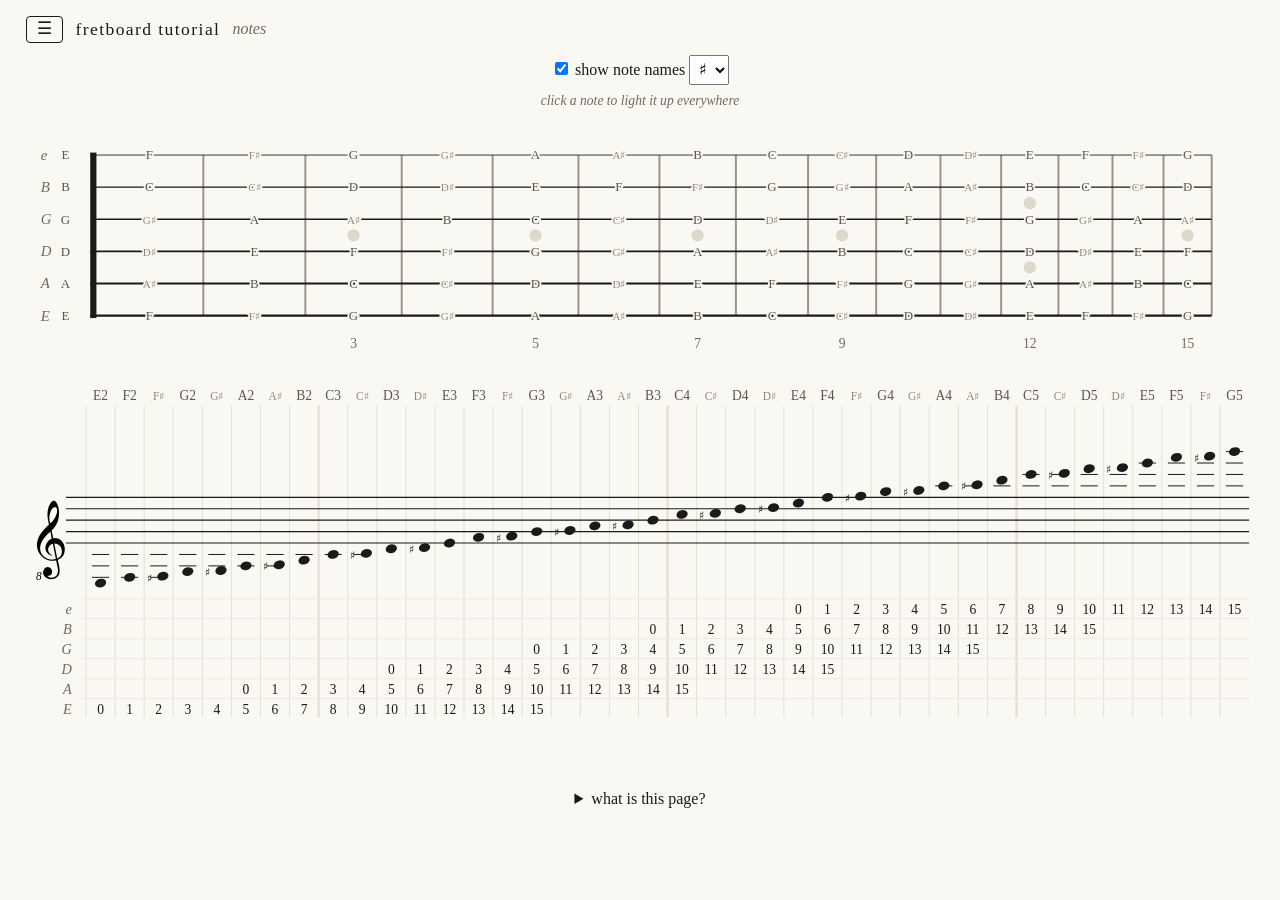
<file: index.html>
<!DOCTYPE html>
<html lang="en">
<head>
<meta charset="utf-8">
<meta name="viewport" content="width=device-width, initial-scale=1">
<title>fretboard tutorial</title>
<link rel="stylesheet" href="style.css">
</head>
<body>
<main>
  <div id="topbar">
    <button id="menubtn" aria-label="menu">☰</button>
    <span id="titlebar">fretboard tutorial</span>
    <span id="modelabel"></span>
    <nav id="modes">
      <button data-mode="notes" class="active">Notes</button>
      <button data-mode="circle">Circle of 5ths</button>
      <button data-mode="intervals">Intervals</button>
      <button data-mode="chords">Chords</button>
      <select id="instrumentsel" aria-label="instrument">
        <option value="guitar" selected>guitar</option>
        <option value="bass">bass</option>
      </select>
    </nav>
  </div>

  <div id="controls">
    <span class="ctl" id="ctl-notes">
      <label><input type="checkbox" id="shownames" checked> show note names</label>
      <select id="accpref" aria-label="accidentals">
        <option value="sharp" selected>♯</option>
        <option value="flat">♭</option>
      </select>
    </span>
    <span class="ctl" id="ctl-circle" hidden>
      <select id="scaletype"></select>
      <select id="circleshow">
        <option value="scale" selected>scale</option>
        <option value="arp">tonic arpeggio</option>
      </select>
      <select id="circlechord" aria-label="diatonic chord"></select>
      <select id="circlelabels">
        <option value="names" selected>note names</option>
        <option value="degrees">degrees</option>
      </select>
      <label id="circlefingers-wrap"><input type="checkbox" id="circlefingers"> fingers</label>
    </span>
    <span class="ctl" id="ctl-intervals" hidden>
      <select id="degree">
        <option value="2">2nd</option>
        <option value="3" selected>3rd</option>
        <option value="4">4th</option>
        <option value="5">5th</option>
        <option value="6">6th</option>
        <option value="7">7th</option>
        <option value="8">octave</option>
      </select>
      <select id="quality"></select>
      <select id="dir">
        <option value="1" selected>up</option>
        <option value="-1">down</option>
      </select>
    </span>
    <span class="ctl" id="ctl-chords" hidden>
      <select id="chordroot"></select>
      <select id="chordtype"></select>
      <button id="clearchord">clear</button>
    </span>
  </div>

  <p id="hint"></p>

  <svg id="fretboard" viewBox="0 0 870 200" aria-label="guitar fretboard"></svg>

  <svg id="pitchchart" viewBox="0 0 860 240" aria-label="pitch chart"></svg>

  <div id="circlewrap">
    <svg id="circle" viewBox="0 0 320 320" aria-label="circle of fifths"></svg>
  </div>

  <div id="info"></div>

  <svg id="ruler" viewBox="0 0 360 68" aria-label="degree ruler"></svg>

  <div id="voicings"></div>

  <svg id="staff" viewBox="0 -10 360 260" aria-label="music staff"></svg>
  <details>
  <summary>
  what is this page?
  </summary>
  This page is my brain dump after watching <a href="https://www.absolutelyunderstandguitar.com/">Absolutely Understand Guitar</a>'s free <a href="https://www.youtube.com/@absolutelyunderstandguitar60/courses">youtube guitar course</a><br>
  The pitch chart and the interval shape models follow Dionisio Aguado's <a href="https://en.wikipedia.org/wiki/Dionisio_Aguado">Nuevo Método para Guitarra</a> (1843)<br>
  </details>
</main>
<script src="core.js"></script>
<script src="app.js"></script>
</body>
</html>
</file>
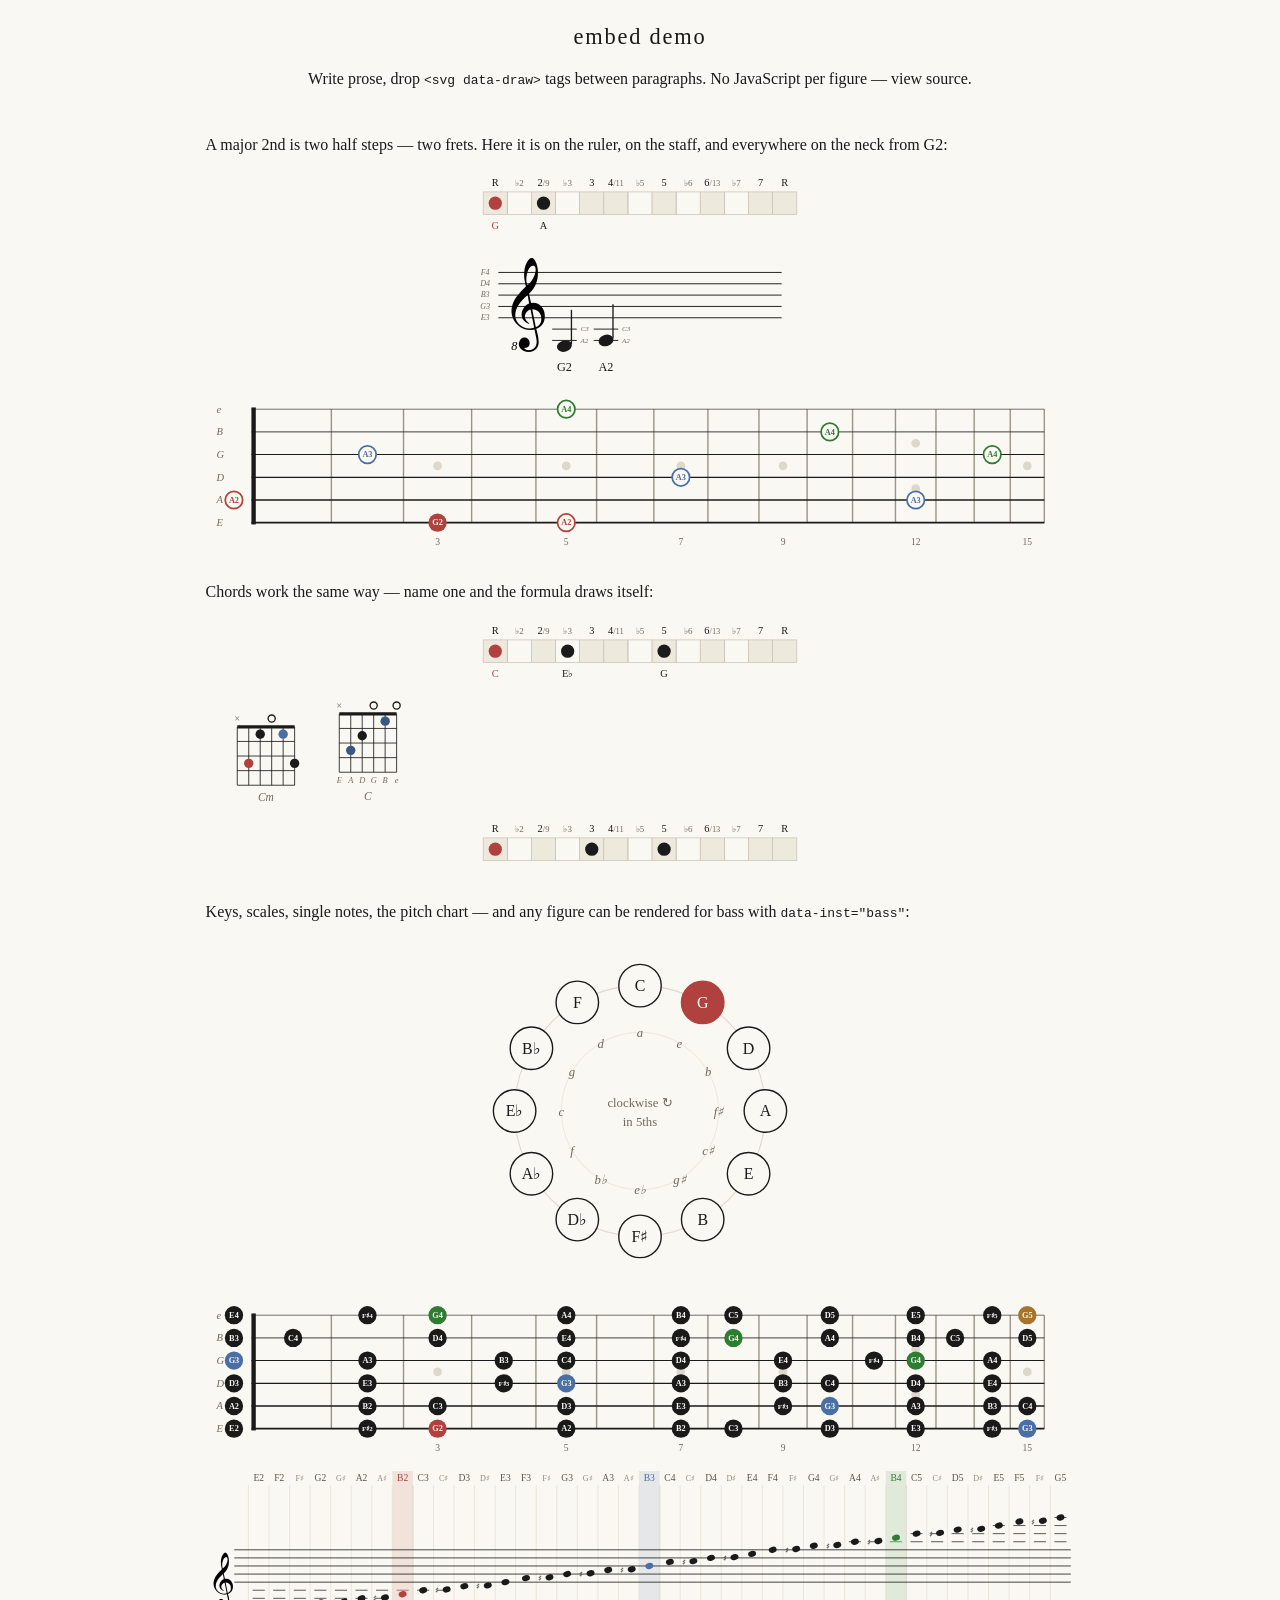
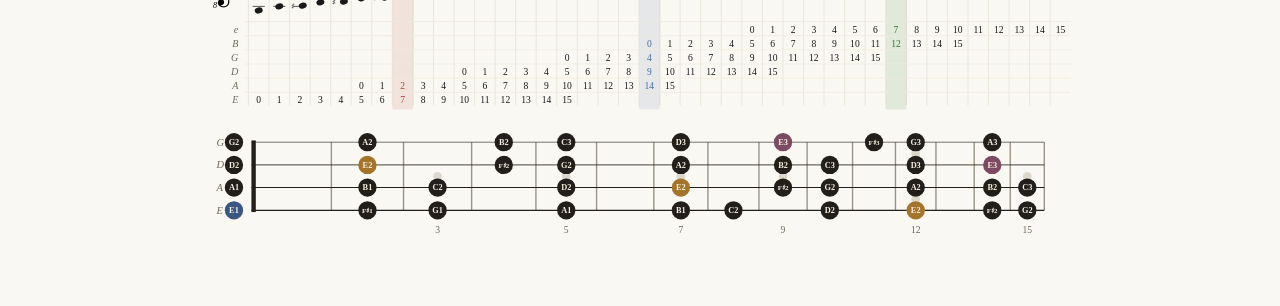
<file: embed-demo.html>
<!DOCTYPE html>
<html lang="en">
<head>
<meta charset="utf-8">
<meta name="viewport" content="width=device-width, initial-scale=1">
<title>embed demo — write lessons in plain HTML</title>
<link rel="stylesheet" href="style.css">
</head>
<body>
<main class="tutorial">
  <h1>embed demo</h1>
  <p class="lede">Write prose, drop <code>&lt;svg data-draw&gt;</code> tags between
    paragraphs. No JavaScript per figure — view source.</p>

  <section>
    <p>A major 2nd is two half steps — two frets. Here it is on the ruler, on
      the staff, and everywhere on the neck from G2:</p>

    <svg data-draw="ruler" data-marks="0:G 2:A" class="small"></svg>
    <svg data-draw="staff" data-notes="G2 A2" class="small"></svg>
    <svg data-draw="fretboard" data-interval="G2 M2 up" class="fb"></svg>

    <p>Chords work the same way — name one and the formula draws itself:</p>

    <svg data-draw="ruler" data-chord="Cm" class="small"></svg>
    <svg data-draw="diagram" data-frets="x31013" data-root="C" data-label="Cm" class="diagram"></svg>
    <svg data-draw="diagram" data-frets="x32010" data-root="C" data-label="C" data-strings data-root-color="#3a5683" class="diagram"></svg>
    <svg data-draw="ruler" data-chord="C" data-dots class="small"></svg>

    <p>Keys, scales, single notes, the pitch chart — and any figure can be
      rendered for bass with <code>data-inst="bass"</code>:</p>

    <svg data-draw="circle" data-key="G" class="small"></svg>
    <svg data-draw="fretboard" data-scale="G major" class="fb"></svg>
    <svg data-draw="chart" data-note="B"></svg>
    <svg data-draw="fretboard" data-scale="E minor" data-inst="bass" class="fb"></svg>
  </section>
</main>
<script src="core.js"></script>
<script src="embed.js"></script>
</body>
</html>
</file>
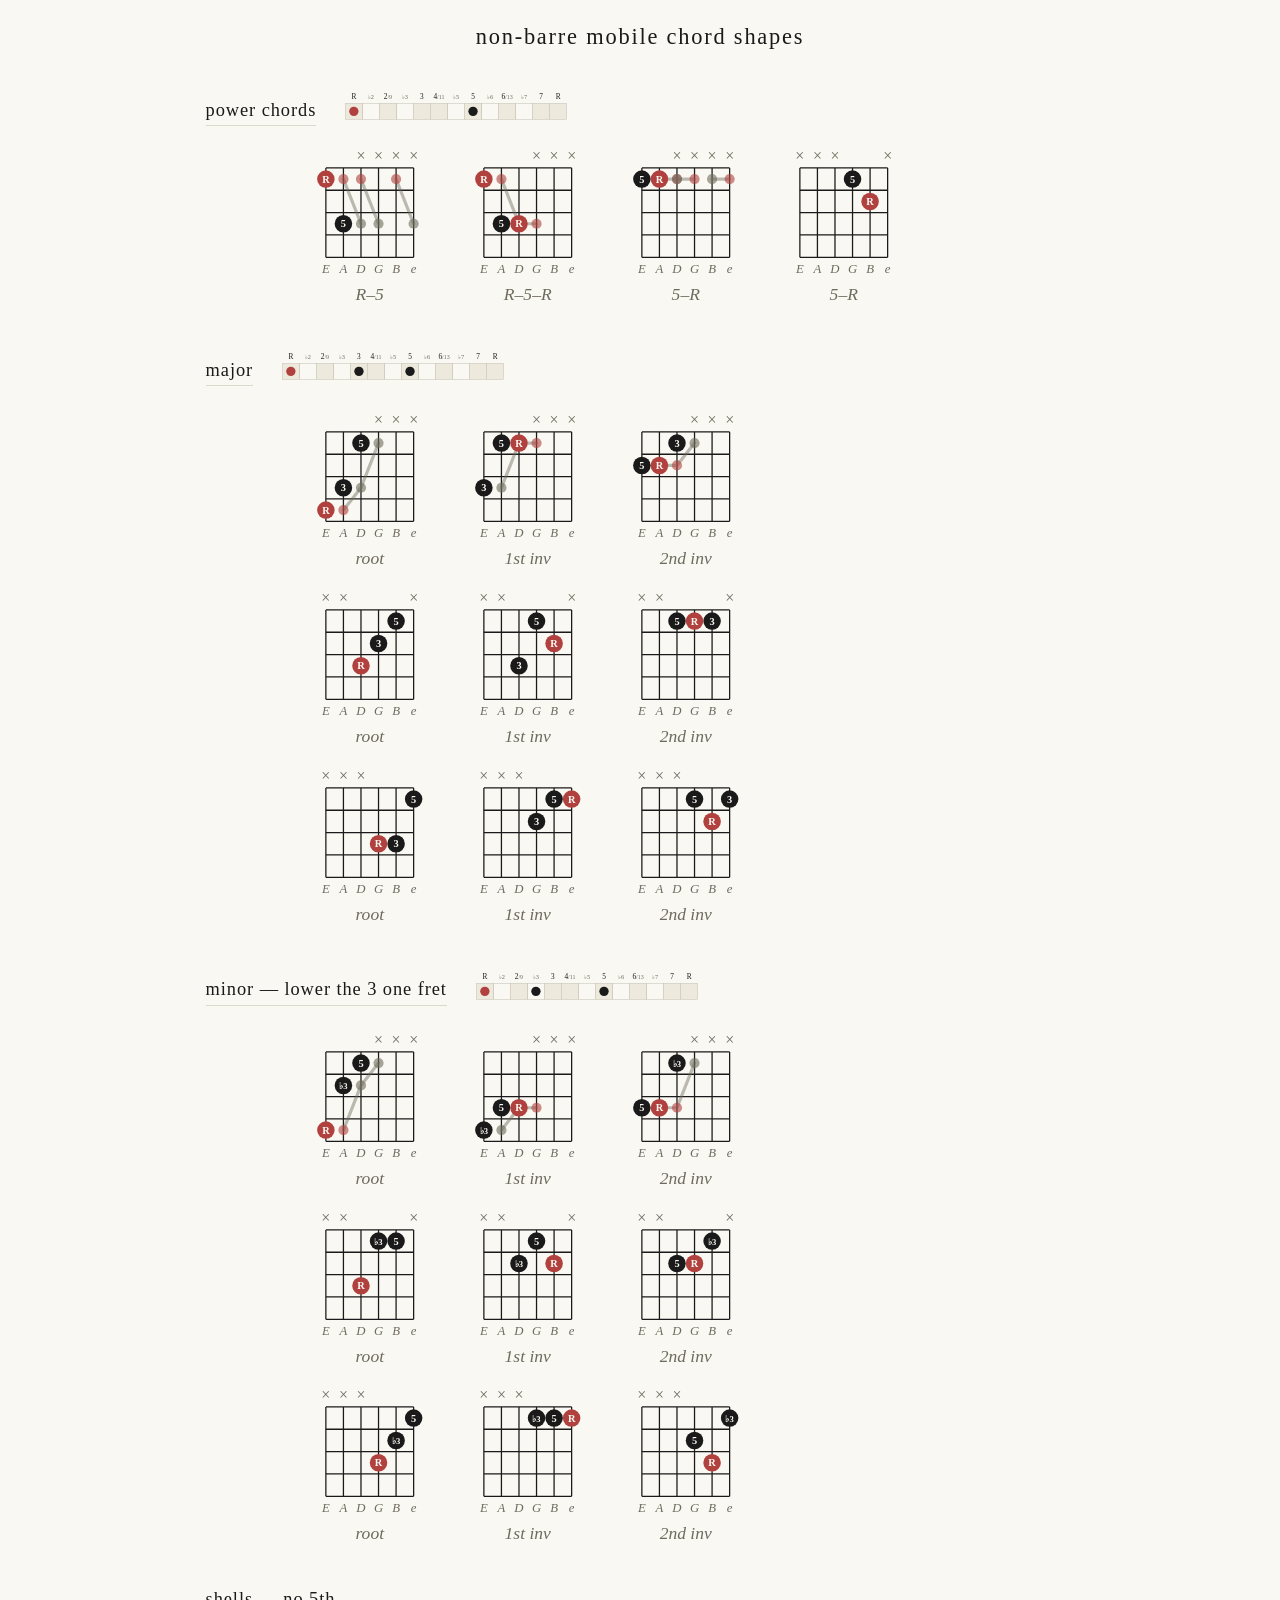
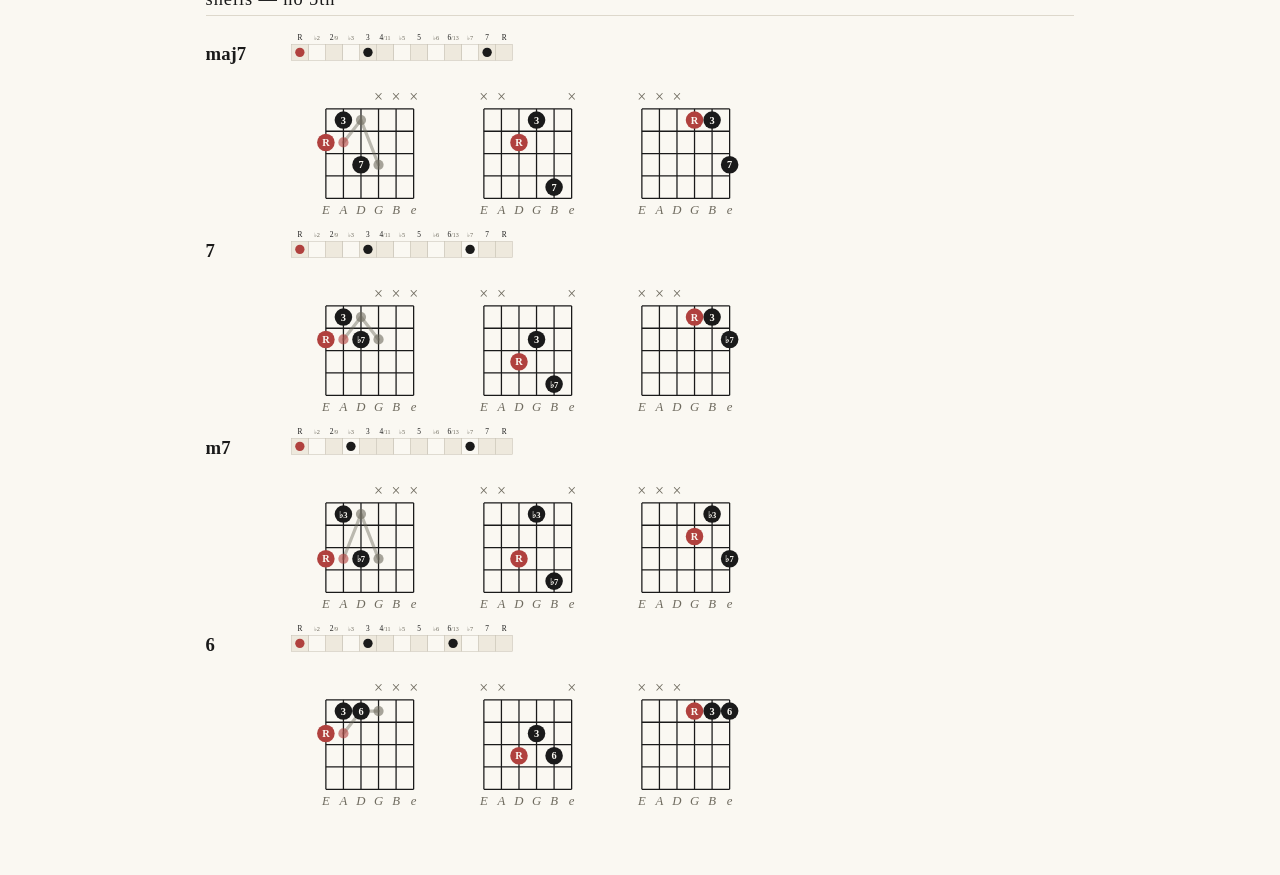
<file: triads.html>
<!DOCTYPE html>
<html lang="en">
<head>
<meta charset="utf-8">
<meta name="viewport" content="width=device-width, initial-scale=1">
<title>non-barre mobile chord shapes</title>
<link rel="stylesheet" href="style.css">
<style>
  .diagram { width: 150px; }
  .row { display: flex; flex-wrap: wrap; gap: 0.5rem; justify-content: flex-start; margin-left: 4.5rem; }
  .head { display: flex; align-items: center; gap: 1.25rem; }
  .head h2, .head h3 { margin: 0.6rem 0; }
  .head h3 { min-width: 3.5rem; }
  .head svg.small { width: 240px; margin: 0; }
  section { margin: 1.25rem 0; }
  .set { display: flex; align-items: center; gap: 1rem; margin: 0.25rem 0; }
  @media print {
    @page { margin: 1.5cm; }
    .set, .row, .head { break-inside: avoid; }
    .head { break-after: avoid; }
    .diagram { width: 128px; }
    html:not(.dark), html:not(.dark) body { background: #fff; }
    html.dark body { print-color-adjust: exact; -webkit-print-color-adjust: exact; }
  }
</style>
</head>
<body>
<main class="tutorial">
  <h1>non-barre mobile chord shapes</h1>
  <section>
    <div class="head">
      <h2>power chords</h2>
      <svg data-draw="ruler" data-marks="0 7" class="small"></svg>
    </div>
    <div class="row">
      <svg data-draw="diagram" data-frets="1,3,x,x,x,x" data-root="F" data-label="R–5" data-strings data-ghost data-degrees data-movable data-root-color="accent" class="diagram"></svg>
      <svg data-draw="diagram" data-frets="1,3,3,x,x,x" data-root="F" data-label="R–5–R" data-strings data-ghost data-degrees data-movable data-root-color="accent" class="diagram"></svg>
      <svg data-draw="diagram" data-frets="8,8,x,x,x,x" data-root="F" data-label="5–R" data-strings data-ghost data-degrees data-movable data-root-color="accent" class="diagram"></svg>
      <svg data-draw="diagram" data-frets="x,x,x,5,6,x" data-root="F" data-label="5–R" data-strings data-ghost data-degrees data-movable data-root-color="accent" class="diagram"></svg>
    </div>
  </section>

  <section>
    <div class="head">
      <h2>major</h2>
      <svg data-draw="ruler" data-marks="0 4 7" class="small"></svg>
    </div>
    <div class="set">
      <div class="row">
      <svg data-draw="diagram" data-frets="13,12,10,x,x,x" data-root="F" data-label="root" data-strings data-ghost data-degrees data-movable data-root-color="accent" class="diagram"></svg>
      <svg data-draw="diagram" data-frets="5,3,3,x,x,x" data-root="F" data-label="1st inv" data-strings data-ghost data-degrees data-movable data-root-color="accent" class="diagram"></svg>
      <svg data-draw="diagram" data-frets="8,8,7,x,x,x" data-root="F" data-label="2nd inv" data-strings data-ghost data-degrees data-movable data-root-color="accent" class="diagram"></svg>
      </div>
    </div>
    <div class="set">
      <div class="row">
      <svg data-draw="diagram" data-frets="x,x,3,2,1,x" data-root="F" data-label="root" data-strings data-ghost data-degrees data-movable data-root-color="accent" class="diagram"></svg>
      <svg data-draw="diagram" data-frets="x,x,7,5,6,x" data-root="F" data-label="1st inv" data-strings data-ghost data-degrees data-movable data-root-color="accent" class="diagram"></svg>
      <svg data-draw="diagram" data-frets="x,x,10,10,10,x" data-root="F" data-label="2nd inv" data-strings data-ghost data-degrees data-movable data-root-color="accent" class="diagram"></svg>
      </div>
    </div>
    <div class="set">
      <div class="row">
      <svg data-draw="diagram" data-frets="x,x,x,10,10,8" data-root="F" data-label="root" data-strings data-ghost data-degrees data-movable data-root-color="accent" class="diagram"></svg>
      <svg data-draw="diagram" data-frets="x,x,x,2,1,1" data-root="F" data-label="1st inv" data-strings data-ghost data-degrees data-movable data-root-color="accent" class="diagram"></svg>
      <svg data-draw="diagram" data-frets="x,x,x,5,6,5" data-root="F" data-label="2nd inv" data-strings data-ghost data-degrees data-movable data-root-color="accent" class="diagram"></svg>
      </div>
    </div>
  </section>

  <section>
    <div class="head">
      <h2>minor — lower the 3 one fret</h2>
      <svg data-draw="ruler" data-marks="0 3 7" class="small"></svg>
    </div>
    <div class="set">
      <div class="row">
      <svg data-draw="diagram" data-frets="13,11,10,x,x,x" data-root="F" data-label="root" data-strings data-ghost data-degrees data-movable data-root-color="accent" class="diagram"></svg>
      <svg data-draw="diagram" data-frets="4,3,3,x,x,x" data-root="F" data-label="1st inv" data-strings data-ghost data-degrees data-movable data-root-color="accent" class="diagram"></svg>
      <svg data-draw="diagram" data-frets="8,8,6,x,x,x" data-root="F" data-label="2nd inv" data-strings data-ghost data-degrees data-movable data-root-color="accent" class="diagram"></svg>
      </div>
    </div>
    <div class="set">
      <div class="row">
      <svg data-draw="diagram" data-frets="x,x,3,1,1,x" data-root="F" data-label="root" data-strings data-ghost data-degrees data-movable data-root-color="accent" class="diagram"></svg>
      <svg data-draw="diagram" data-frets="x,x,6,5,6,x" data-root="F" data-label="1st inv" data-strings data-ghost data-degrees data-movable data-root-color="accent" class="diagram"></svg>
      <svg data-draw="diagram" data-frets="x,x,10,10,9,x" data-root="F" data-label="2nd inv" data-strings data-ghost data-degrees data-movable data-root-color="accent" class="diagram"></svg>
      </div>
    </div>
    <div class="set">
      <div class="row">
      <svg data-draw="diagram" data-frets="x,x,x,10,9,8" data-root="F" data-label="root" data-strings data-ghost data-degrees data-movable data-root-color="accent" class="diagram"></svg>
      <svg data-draw="diagram" data-frets="x,x,x,1,1,1" data-root="F" data-label="1st inv" data-strings data-ghost data-degrees data-movable data-root-color="accent" class="diagram"></svg>
      <svg data-draw="diagram" data-frets="x,x,x,5,6,4" data-root="F" data-label="2nd inv" data-strings data-ghost data-degrees data-movable data-root-color="accent" class="diagram"></svg>
      </div>
    </div>
  </section>

  <section>
    <h2>shells — no 5th</h2>
    <div class="head">
      <h3>maj7</h3>
      <svg data-draw="ruler" data-marks="0 4 11" class="small"></svg>
    </div>
    <div class="row">
      <svg data-draw="diagram" data-frets="13,12,14,x,x,x" data-root="F" data-strings data-ghost data-degrees data-movable data-root-color="accent" class="diagram"></svg>
      <svg data-draw="diagram" data-frets="x,x,3,2,5,x" data-root="F" data-strings data-ghost data-degrees data-movable data-root-color="accent" class="diagram"></svg>
      <svg data-draw="diagram" data-frets="x,x,x,10,10,12" data-root="F" data-strings data-ghost data-degrees data-movable data-root-color="accent" class="diagram"></svg>
    </div>
    <div class="head">
      <h3>7</h3>
      <svg data-draw="ruler" data-marks="0 4 10" class="small"></svg>
    </div>
    <div class="row">
      <svg data-draw="diagram" data-frets="13,12,13,x,x,x" data-root="F" data-strings data-ghost data-degrees data-movable data-root-color="accent" class="diagram"></svg>
      <svg data-draw="diagram" data-frets="x,x,3,2,4,x" data-root="F" data-strings data-ghost data-degrees data-movable data-root-color="accent" class="diagram"></svg>
      <svg data-draw="diagram" data-frets="x,x,x,10,10,11" data-root="F" data-strings data-ghost data-degrees data-movable data-root-color="accent" class="diagram"></svg>
    </div>
    <div class="head">
      <h3>m7</h3>
      <svg data-draw="ruler" data-marks="0 3 10" class="small"></svg>
    </div>
    <div class="row">
      <svg data-draw="diagram" data-frets="13,11,13,x,x,x" data-root="F" data-strings data-ghost data-degrees data-movable data-root-color="accent" class="diagram"></svg>
      <svg data-draw="diagram" data-frets="x,x,3,1,4,x" data-root="F" data-strings data-ghost data-degrees data-movable data-root-color="accent" class="diagram"></svg>
      <svg data-draw="diagram" data-frets="x,x,x,10,9,11" data-root="F" data-strings data-ghost data-degrees data-movable data-root-color="accent" class="diagram"></svg>
    </div>
    <div class="head">
      <h3>6</h3>
      <svg data-draw="ruler" data-marks="0 4 9" class="small"></svg>
    </div>
    <div class="row">
      <svg data-draw="diagram" data-frets="13,12,12,x,x,x" data-root="F" data-strings data-ghost data-degrees data-movable data-root-color="accent" class="diagram"></svg>
      <svg data-draw="diagram" data-frets="x,x,3,2,3,x" data-root="F" data-strings data-ghost data-degrees data-movable data-root-color="accent" class="diagram"></svg>
      <svg data-draw="diagram" data-frets="x,x,x,10,10,10" data-root="F" data-strings data-ghost data-degrees data-movable data-root-color="accent" class="diagram"></svg>
    </div>
  </section>

</main>
<script src="core.js"></script>
<script>
  if (new URLSearchParams(location.search).has("dark")) {
    usePalette("dark");
    document.documentElement.classList.add("dark");
  }
</script>
<script src="embed.js"></script>
</body>
</html>
</file>
<file: style.css>
:root {
  --ink: #1a1a1a;
  --paper: #faf8f2;
  --accent: #b0413e;
  --muted: #6e6a5e;
}

* { box-sizing: border-box; }

body {
  margin: 0;
  font-family: Georgia, 'Times New Roman', serif;
  background: var(--paper);
  color: var(--ink);
  display: flex;
  justify-content: center;
}

main {
  width: 100%;
  padding: 1rem max(1rem, 2vw);
  text-align: center;
}

/* prose pages keep a readable measure; the app itself goes full width */
main.tutorial {
  max-width: 920px;
  margin: 0 auto;
}

h1 {
  font-size: 1.4rem;
  font-weight: normal;
  letter-spacing: 0.08em;
  margin: 0.5rem 0 1rem;
}

#topbar {
  display: flex;
  align-items: center;
  gap: 0.75rem;
  position: relative;
  margin-bottom: 0.5rem;
  text-align: left;
}

#titlebar {
  font-size: 1.1rem;
  letter-spacing: 0.08em;
}

#modelabel {
  color: var(--muted);
  font-style: italic;
}

#menubtn {
  padding: 0.25rem 0.65rem;
  font-size: 1.05rem;
  line-height: 1;
}

#modes {
  display: none;
  position: absolute;
  top: calc(100% + 0.4rem);
  left: 0;
  z-index: 10;
  flex-direction: column;
  align-items: stretch;
  gap: 0.4rem;
  padding: 0.6rem;
  background: var(--paper);
  border: 1px solid var(--ink);
  border-radius: 6px;
  box-shadow: 0 2px 10px rgba(0, 0, 0, 0.12);
}

#modes.open { display: flex; }

button {
  font: inherit;
  padding: 0.4rem 1rem;
  background: var(--paper);
  color: var(--ink);
  border: 1px solid var(--ink);
  border-radius: 4px;
  cursor: pointer;
}

#modes button.active {
  background: var(--ink);
  color: var(--paper);
}

#controls {
  display: flex;
  gap: 0.75rem;
  justify-content: center;
  align-items: center;
  flex-wrap: wrap;
  min-height: 2.4rem;
}

select {
  font: inherit;
  padding: 0.3rem;
}

#controls label:has(input:disabled) { color: var(--muted); opacity: 0.6; }

#hint {
  font-size: 0.85rem;
  color: var(--muted);
  font-style: italic;
  min-height: 1.2em;
  margin: 0.25rem 0 0.5rem;
}

#fretboard {
  width: 100%;
  height: auto;
}

#fretboard .cell, #circle .key, #circle .toggle { cursor: pointer; }

#circlewrap svg {
  width: min(340px, 90vw);
  height: auto;
  margin: 0.5rem auto;
}

#info {
  font-size: 1.05rem;
  min-height: 2.6em;
  margin: 0.5rem 0;
  line-height: 1.5;
}

.muted { color: var(--muted); font-size: 0.9em; }

#voicings {
  display: flex;
  flex-wrap: wrap;
  gap: 0.4rem;
  justify-content: center;
  margin: 0.5rem 0;
}

#voicings .vlabel {
  flex-basis: 100%;
  font-size: 0.85rem;
  color: var(--muted);
  font-style: italic;
}
#voicings .vlink {
  padding: 0 0.5rem;
  margin-left: 0.4rem;
  font-size: 0.8rem;
  font-style: normal;
  color: var(--accent);
  border-color: var(--accent);
}

#ruler {
  display: block;
  width: min(440px, 95vw);
  height: auto;
  margin: 0.25rem auto;
}

#ruler .cell, #pitchchart .cell { cursor: pointer; }

#pitchchart {
  display: block;
  width: 100%;
  height: auto;
  margin: 0.75rem 0;
}

.diagram {
  width: 98px;
  height: auto;
}

#voicings .diagram {
  cursor: pointer;
  border: 1px solid transparent;
  border-radius: 4px;
}

#voicings .diagram:hover { border-color: var(--muted); }

#voicings .diagram.sel { border-color: var(--accent); }

#staff {
  width: min(420px, 95vw);
  height: auto;
  margin: 0 auto;
}

/* ---------- tutorial page ---------- */

main.tutorial { text-align: left; }
main.tutorial h1, main.tutorial > p.lede { text-align: center; }

.tutorial section {
  margin: 2.5rem 0;
}

.tutorial h2 {
  font-size: 1.15rem;
  font-weight: normal;
  letter-spacing: 0.05em;
  border-bottom: 1px solid var(--line, #ddd8cc);
  padding-bottom: 0.3rem;
}

.tutorial p { line-height: 1.6; }

.tutorial svg.fb { width: 100%; height: auto; }
.tutorial svg.small { width: min(340px, 90vw); height: auto; display: block; margin: 0.5rem auto; }

.tutorial .try {
  font-size: 0.9rem;
}
.tutorial a { color: var(--accent); }

.tutorial table {
  border-collapse: collapse;
  margin: 0.5rem auto;
  font-size: 0.9rem;
}
.tutorial th, .tutorial td {
  border: 1px solid var(--line, #ddd8cc);
  padding: 0.3rem 0.7rem;
  text-align: center;
}
.tutorial th { font-weight: normal; font-style: italic; color: var(--muted); }
</file>
